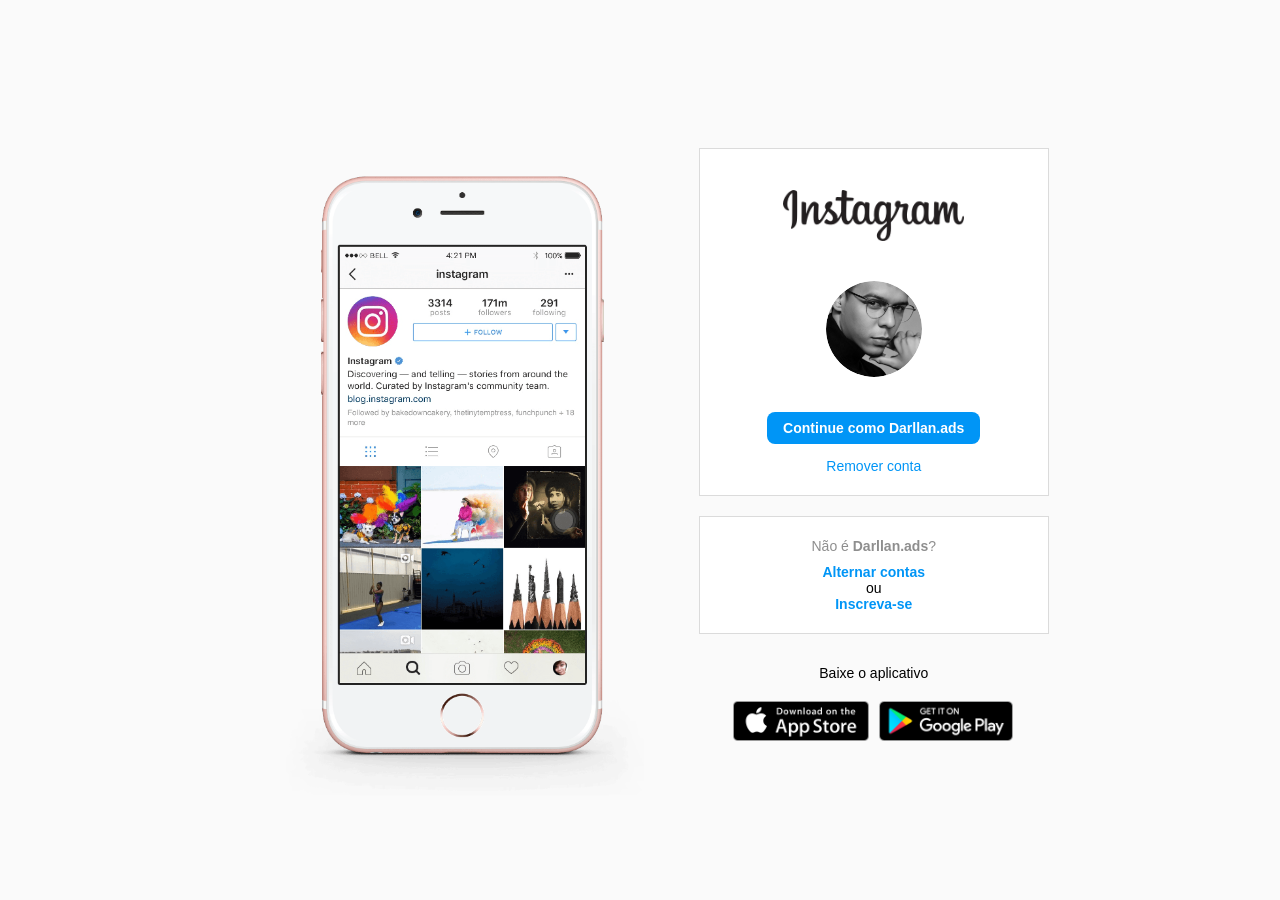
<file: index.html>
<!DOCTYPE html>
<html lang="pt-br">

<head>
    <meta charset="UTF-8">
    <meta name="viewport" content="width=device-width, initial-scale=1.0">
    <title>Instagram Clone</title>
    <link rel="stylesheet" href="style.css">
</head>

<body>
    <div class="instagram-wrapper">
        
        <!-- Imagem do celular -->
        <div class="instagram-phone">
            <img src="instagram-celular.png" alt="Mockup celular Instagram">
        </div>

        <!-- Área de login / continuação -->
        <div class="instagram-continue">
            
            <!-- Card principal -->
            <div class="group">
                <img src="instagram-logo.png" class="instagram-logo" alt="Logo Instagram">

                <!-- Foto de perfil -->
                <div class="profile-photo">
                    <img src="foto-perfil.png" alt="Foto de perfil do usuário">
                </div>

                <a href="#" class="instagram-login">Continue como <strong>Darllan.ads</strong></a>
                <a href="#" class="instagram-logout">Remover conta</a>
            </div>

            <!-- Alternar conta -->
            <div class="group">
                <p class="not-account">Não é <strong>Darllan.ads</strong>?</p>
                <a href="#" class="link-blue">Alternar contas</a>
                <span> ou </span>
                <a href="#" class="link-blue">Inscreva-se</a>
            </div>

            <!-- Download App -->
            <div class="get-the-app">
                <p class="get-app">Baixe o aplicativo</p>
                <div class="download">
                    <a href="#" class="app-download"></a>
                    <a href="#" class="app-download"></a>
                </div>
            </div>

        </div>
    </div>
</body>

</html>
</file>
<file: style.css>
/* Reset */
* {
    padding: 0;
    margin: 0;
    box-sizing: border-box;
    text-decoration: none;
    font-family: "Helvetica Neue", Helvetica, Arial, sans-serif;
    font-size: 14px;
}

/* Body */
body {
    width: 100%;
    min-height: 100vh;
    background-color: #fafafa;
    display: flex;
    justify-content: center;
    align-items: center;
}

/* Layout */
.instagram-wrapper {
    display: flex;
    align-items: center;
    justify-content: center;
    width: 935px; /* largura padrão do Instagram */
    height: 100vh;
}

/* Celular mockup */
.instagram-phone {
    display: flex;
    align-items: center;
    justify-content: center;
    width: 50%;
}

.instagram-phone img {
    height: 50rem;
}

/* Coluna de login */
.instagram-continue {
    display: flex;
    align-items: center;
    flex-direction: column;
    width: 350px; /* largura padrão card de login */
}

/* Card */
.group {
    display: flex;
    justify-content: center;
    align-items: center;
    flex-direction: column;
    background-color: #ffffff;
    width: 100%;
    padding: 1.5rem 0;
    border: 1px solid #dbdbdb;
    margin: 10px 0;
}

.group:nth-child(1) {
    min-height: 19rem;
}

/* Logo */
.instagram-logo {
    height: 51px;
    margin: 20px 0;
}

/* Foto de perfil */
.profile-photo {
    width: 96px;
    height: 96px;
    border-radius: 50%;
    overflow: hidden;
    margin: 20px 0;
}

.profile-photo img {
    width: 100%;
    height: 100%;
    object-fit: cover;
    border-radius: 50%;
}

/* Botões */
.instagram-login {
    background-color: #0095f6;
    color: #ffffff;
    padding: 8px 16px;
    border-radius: 8px;
    font-weight: bold;
    margin-top: 15px;
}

.instagram-logout {
    color: #0095f6;
    margin-top: 1rem;
    font-weight: 500;
}

/* Textos */
.not-account {
    color: #8e8e8e;
    margin-bottom: 10px;
}

.link-blue {
    color: #0095f6;
    font-weight: bold;
    cursor: pointer;
    margin: 0 5px;
}

/* App download */
.get-the-app {
    display: flex;
    flex-direction: column;
    align-items: center;
    width: 100%;
    padding: 1.5rem 0;
}

.get-app {
    font-size: 14px;
    margin-bottom: 20px;
}

.download {
    display: flex;
    gap: 10px;
}

.app-download {
    height: 40px;
    width: 136px;
    background-size: contain;
    background-repeat: no-repeat;
}

.app-download:nth-child(1) {
    background-image: url(apple-button.png);
}

.app-download:nth-child(2) {
    background-image: url(googleplay-button.png);
}

/* Responsivo */
@media (max-width: 875px) {
    .instagram-wrapper {
        width: 90%;
    }

    .instagram-phone {
        display: none;
    }

    .instagram-continue {
        width: 100%;
    }
}
</file>
